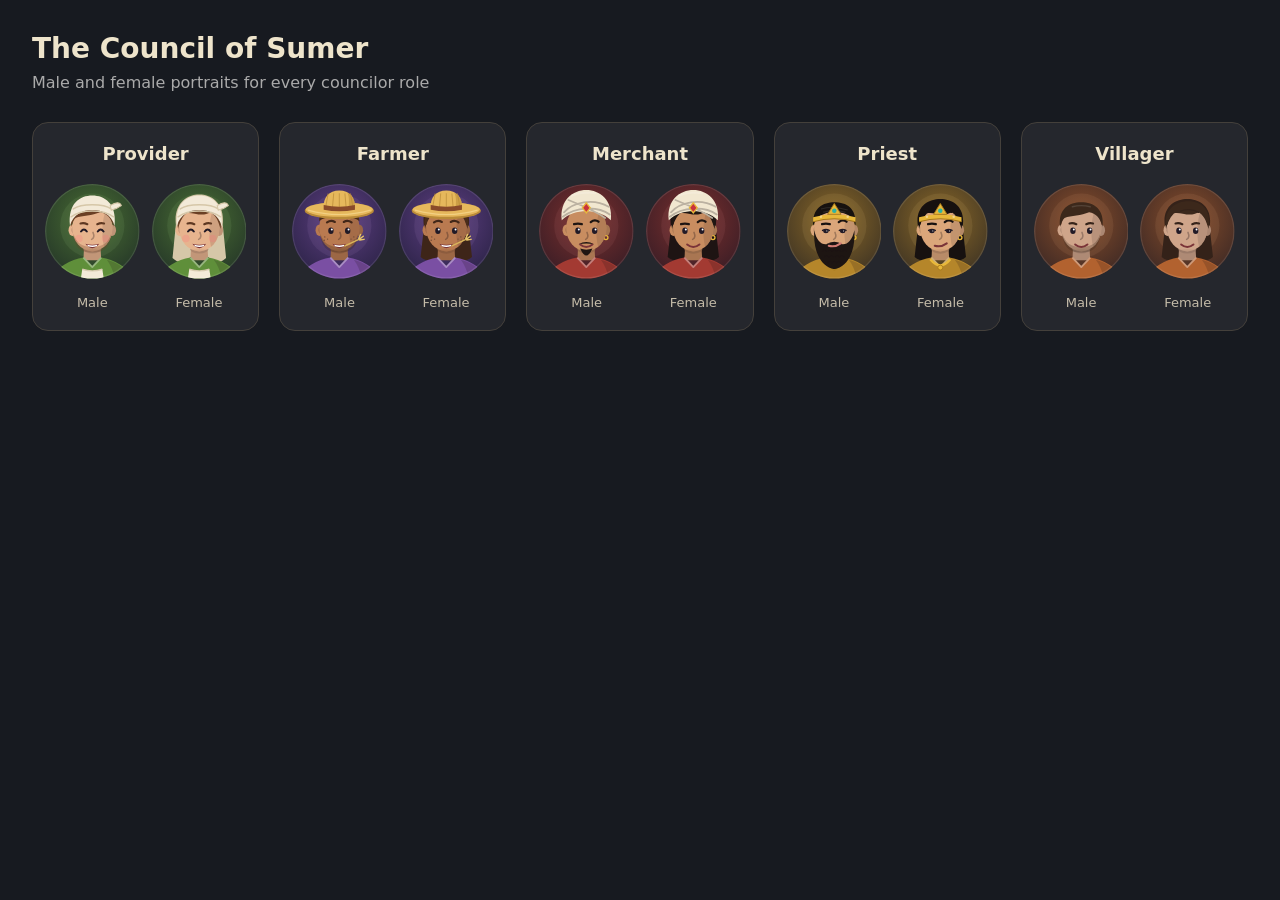
<file: docs/councilors/preview.html>
<!doctype html><meta charset="utf-8"><title>Councilor portrait variants</title><style>body{margin:0;background:#171a20;color:#eee4cb;font:16px system-ui;padding:32px}h1{margin:0 0 8px;font-size:28px}p{color:#aaa;margin:0 0 30px}.grid{display:grid;grid-template-columns:repeat(5,1fr);gap:20px}section{background:#25272d;border:1px solid #44403b;border-radius:16px;padding:20px 12px}h2{text-align:center;font-size:18px;margin:0 0 20px}.pair{display:flex;gap:12px}figure{margin:0;flex:1;min-width:0}.face{width:100%;height:auto}figcaption{text-align:center;font-size:13px;color:#c5bca9;margin-top:12px}</style><h1>The Council of Sumer</h1><p>Male and female portraits for every councilor role</p><div class="grid"><section><h2>Provider</h2><div class="pair"><figure><svg class="face" data-gender="male" viewBox="0 0 100 100" xmlns="http://www.w3.org/2000/svg" role="img" aria-label="provider"><title>provider</title>
<defs><clipPath id="fc1c"><circle cx="50" cy="50" r="50"/></clipPath><clipPath id="fc1h"><ellipse cx="50" cy="47" rx="18" ry="21"/></clipPath>
<radialGradient id="fc1g" cx="50%" cy="38%" r="70%"><stop offset="0" stop-color="#4a6f34"/><stop offset="1" stop-color="#233427"/></radialGradient></defs>
<g clip-path="url(#fc1c)"><rect width="100" height="100" fill="url(#fc1g)"/>
<circle cx="50" cy="44" r="34" fill="#8fb175" opacity=".12"/>
<g transform="matrix(1.18 0 0 1.18 -9 -9)"><path d="M43 58 L57 58 L58 76 L42 76 Z" fill="#c29678"/>
<ellipse cx="50" cy="66" rx="8" ry="4" fill="#a57f67" opacity=".7"/>
<path d="M10 104 C11 86 27 76 42 73.5 L50 82 L58 73.5 C73 76 89 86 90 104 Z" fill="#5f8f3a"/>
<path d="M63 75.5 C76 79 88 88 90 104 L72 104 C71 92 68 82 63 75.5 Z" fill="#49662e" opacity=".55"/>
<path d="M42 73.5 L50 82 L58 73.5" fill="none" stroke="#97b67f" stroke-width="1.6" stroke-linejoin="round"/>
<path d="M41 84 Q50 87 59 84 L62 104 L38 104 Z" fill="#f3ead8"/><path d="M41 84 Q50 87 59 84" fill="none" stroke="#d8cbb0" stroke-width="1.2"/>
<ellipse cx="32.3" cy="49" rx="3.6" ry="5.2" fill="#e7b48e"/><ellipse cx="67.7" cy="49" rx="3.6" ry="5.2" fill="#be9376"/>
<path d="M32.6 46.5 Q31 49 32.8 51.5" fill="none" stroke="#be9376" stroke-width="1.1" stroke-linecap="round"/>
<g><ellipse cx="50" cy="47" rx="18" ry="21" fill="#e7b48e"/>
<g clip-path="url(#fc1h)"><ellipse cx="69" cy="50" rx="10" ry="26" fill="#ba9073" opacity=".55"/>
<ellipse cx="50" cy="71" rx="16" ry="5" fill="#b48b70" opacity=".35"/>
</g></g><circle cx="38" cy="56.5" r="3.4" fill="#ff6b7a" opacity=".22"/><circle cx="62" cy="56.5" r="3.4" fill="#ff6b7a" opacity=".22"/><path d="M50.6 51 Q52.6 55.6 49.4 57.2" fill="none" stroke="#aa8369" stroke-width="1.4" stroke-linecap="round"/><path d="M33 52 C34 66 41 69 50 69 C59 69 66 66 67 52 C64 61 59 64 50 64 C41 64 36 61 33 52 Z" fill="#6a3f24" opacity=".28"/><g class="face-eyes" style="--blink-delay:1.50s"><path d="M39.9 50.2 Q42.5 46.6 45.1 50.2" fill="none" stroke="#221a26" stroke-width="1.8" stroke-linecap="round"/><path d="M54.9 50.2 Q57.5 46.6 60.1 50.2" fill="none" stroke="#221a26" stroke-width="1.8" stroke-linecap="round"/></g><path d="M39.5 43 Q42.5 42.2 45.5 43.6" fill="none" stroke="#5e3822" stroke-width="2" stroke-linecap="round"/><path d="M54.5 43.6 Q57.5 42.2 60.5 43" fill="none" stroke="#5e3822" stroke-width="2" stroke-linecap="round"/><g class="face-mouth"><path d="M43.8 61.2 Q50 69 56.2 61.2 Q50 63 43.8 61.2 Z" fill="#7a3438"/><path d="M45.5 62.1 Q50 63.4 54.5 62.1 L54 63.4 Q50 64.6 46 63.4 Z" fill="#fff"/></g>
<g class="face-mouth-open" opacity="0"><path d="M45 61.6 Q50 60.6 55 61.6 Q54.2 68.4 50 68.4 Q45.8 68.4 45 61.6 Z" fill="#3a1820"/><ellipse cx="50" cy="66.6" rx="3" ry="1.4" fill="#d9677a"/><path d="M46.2 62 Q50 61.4 53.8 62 L53.6 63 Q50 62.6 46.4 63 Z" fill="#fff"/></g>
<path d="M31 46 C29 30 39 24 50 24 C61 24 71 30 69 46 C67 38 63 34 57 33 C50 36 41 36 35 38 C33 40 32 43 31 46 Z" fill="#6a3f24"/><path d="M42 28 Q50 26 58 28" fill="none" stroke="#85624b" stroke-width="1.2" stroke-linecap="round" opacity=".7"/><path d="M30 45 C28 25 39 18 50 18 C61 18 72 25 70 45 C67 35 59 31 50 31 C41 31 33 35 30 45 Z" fill="#f3ead8"/>
<path d="M33 30 C40 25 60 25 67 30 M31 37 C40 30 60 30 69 37" fill="none" stroke="#d6c7a8" stroke-width="1.4" stroke-linecap="round"/>
<path d="M66 27 Q74 22 76 27 Q72 30 67 31 Z" fill="#f3ead8" stroke="#d6c7a8" stroke-width="1"/></g>
<circle cx="50" cy="50" r="49.3" fill="none" stroke="#fff" stroke-opacity=".1" stroke-width="1.4"/></g></svg><figcaption>Male</figcaption></figure><figure><svg class="face" data-gender="female" viewBox="0 0 100 100" xmlns="http://www.w3.org/2000/svg" role="img" aria-label="provider"><title>provider</title>
<defs><clipPath id="fc2c"><circle cx="50" cy="50" r="50"/></clipPath><clipPath id="fc2h"><ellipse cx="50" cy="47" rx="18" ry="21"/></clipPath>
<radialGradient id="fc2g" cx="50%" cy="38%" r="70%"><stop offset="0" stop-color="#4a6f34"/><stop offset="1" stop-color="#233427"/></radialGradient></defs>
<g clip-path="url(#fc2c)"><rect width="100" height="100" fill="url(#fc2g)"/>
<circle cx="50" cy="44" r="34" fill="#8fb175" opacity=".12"/>
<g transform="matrix(1.18 0 0 1.18 -9 -9)"><path d="M29 44 C27 25 39 17 50 17 C61 17 73 25 71 44 L74 74 C68 80 61 78 58 73 L42 73 C39 78 32 80 26 74 Z" fill="#d6c7a8"/><path d="M43 58 L57 58 L58 76 L42 76 Z" fill="#c29678"/>
<ellipse cx="50" cy="66" rx="8" ry="4" fill="#a57f67" opacity=".7"/>
<path d="M10 104 C11 86 27 76 42 73.5 L50 82 L58 73.5 C73 76 89 86 90 104 Z" fill="#5f8f3a"/>
<path d="M63 75.5 C76 79 88 88 90 104 L72 104 C71 92 68 82 63 75.5 Z" fill="#49662e" opacity=".55"/>
<path d="M42 73.5 L50 82 L58 73.5" fill="none" stroke="#97b67f" stroke-width="1.6" stroke-linejoin="round"/>
<path d="M41 84 Q50 87 59 84 L62 104 L38 104 Z" fill="#f3ead8"/><path d="M41 84 Q50 87 59 84" fill="none" stroke="#d8cbb0" stroke-width="1.2"/>
<ellipse cx="32.3" cy="49" rx="3.6" ry="5.2" fill="#e7b48e"/><ellipse cx="67.7" cy="49" rx="3.6" ry="5.2" fill="#be9376"/>
<path d="M32.6 46.5 Q31 49 32.8 51.5" fill="none" stroke="#be9376" stroke-width="1.1" stroke-linecap="round"/>
<g><ellipse cx="50" cy="47" rx="18" ry="21" fill="#e7b48e"/>
<g clip-path="url(#fc2h)"><ellipse cx="69" cy="50" rx="10" ry="26" fill="#ba9073" opacity=".55"/>
<ellipse cx="50" cy="71" rx="16" ry="5" fill="#b48b70" opacity=".35"/>
</g></g><circle cx="38" cy="56.5" r="3.4" fill="#ff6b7a" opacity=".22"/><circle cx="62" cy="56.5" r="3.4" fill="#ff6b7a" opacity=".22"/><path d="M50.6 51 Q52.6 55.6 49.4 57.2" fill="none" stroke="#aa8369" stroke-width="1.4" stroke-linecap="round"/><g class="face-eyes" style="--blink-delay:1.50s"><path d="M39.9 50.2 Q42.5 46.6 45.1 50.2" fill="none" stroke="#221a26" stroke-width="1.8" stroke-linecap="round"/><path d="M54.9 50.2 Q57.5 46.6 60.1 50.2" fill="none" stroke="#221a26" stroke-width="1.8" stroke-linecap="round"/></g><path d="M39.5 43 Q42.5 42.2 45.5 43.6" fill="none" stroke="#5e3822" stroke-width="2" stroke-linecap="round"/><path d="M54.5 43.6 Q57.5 42.2 60.5 43" fill="none" stroke="#5e3822" stroke-width="2" stroke-linecap="round"/><g class="face-mouth"><path d="M43.8 61.2 Q50 69 56.2 61.2 Q50 63 43.8 61.2 Z" fill="#7a3438"/><path d="M45.5 62.1 Q50 63.4 54.5 62.1 L54 63.4 Q50 64.6 46 63.4 Z" fill="#fff"/></g>
<g class="face-mouth-open" opacity="0"><path d="M45 61.6 Q50 60.6 55 61.6 Q54.2 68.4 50 68.4 Q45.8 68.4 45 61.6 Z" fill="#3a1820"/><ellipse cx="50" cy="66.6" rx="3" ry="1.4" fill="#d9677a"/><path d="M46.2 62 Q50 61.4 53.8 62 L53.6 63 Q50 62.6 46.4 63 Z" fill="#fff"/></g>
<path d="M31 48 C28 30 40 23 51 23 C63 23 72 31 69 48 C67 40 64 35 60 33 C52 38 43 32 38 34 C34 38 32 43 31 48 Z" fill="#6a3f24"/><path d="M60 33 C55 30 48 30 44 32" fill="none" stroke="#563320" stroke-width="1.2" stroke-linecap="round"/><path d="M30 45 C28 25 39 18 50 18 C61 18 72 25 70 45 C67 35 59 31 50 31 C41 31 33 35 30 45 Z" fill="#f3ead8"/>
<path d="M33 30 C40 25 60 25 67 30 M31 37 C40 30 60 30 69 37" fill="none" stroke="#d6c7a8" stroke-width="1.4" stroke-linecap="round"/>
<path d="M66 27 Q74 22 76 27 Q72 30 67 31 Z" fill="#f3ead8" stroke="#d6c7a8" stroke-width="1"/></g>
<circle cx="50" cy="50" r="49.3" fill="none" stroke="#fff" stroke-opacity=".1" stroke-width="1.4"/></g></svg><figcaption>Female</figcaption></figure></div></section><section><h2>Farmer</h2><div class="pair"><figure><svg class="face" data-gender="male" viewBox="0 0 100 100" xmlns="http://www.w3.org/2000/svg" role="img" aria-label="farmer"><title>farmer</title>
<defs><clipPath id="fc4c"><circle cx="50" cy="50" r="50"/></clipPath><clipPath id="fc4h"><ellipse cx="50" cy="47" rx="18" ry="21"/></clipPath>
<radialGradient id="fc4g" cx="50%" cy="38%" r="70%"><stop offset="0" stop-color="#5e3f82"/><stop offset="1" stop-color="#2a2245"/></radialGradient></defs>
<g clip-path="url(#fc4c)"><rect width="100" height="100" fill="url(#fc4g)"/>
<circle cx="50" cy="44" r="34" fill="#a284bf" opacity=".12"/>
<g transform="matrix(1.18 0 0 1.18 -9 -9)"><path d="M43 58 L57 58 L58 76 L42 76 Z" fill="#9c6745"/>
<ellipse cx="50" cy="66" rx="8" ry="4" fill="#86583d" opacity=".7"/>
<path d="M10 104 C11 86 27 76 42 73.5 L50 82 L58 73.5 C73 76 89 86 90 104 Z" fill="#7a4fa3"/>
<path d="M63 75.5 C76 79 88 88 90 104 L72 104 C71 92 68 82 63 75.5 Z" fill="#5b3b75" opacity=".55"/>
<path d="M42 73.5 L50 82 L58 73.5" fill="none" stroke="#a98dc3" stroke-width="1.6" stroke-linejoin="round"/>

<ellipse cx="32.3" cy="49" rx="3.6" ry="5.2" fill="#b97a50"/><ellipse cx="67.7" cy="49" rx="3.6" ry="5.2" fill="#996544"/>
<path d="M32.6 46.5 Q31 49 32.8 51.5" fill="none" stroke="#996544" stroke-width="1.1" stroke-linecap="round"/>
<g><ellipse cx="50" cy="47" rx="18" ry="21" fill="#b97a50"/>
<g clip-path="url(#fc4h)"><ellipse cx="69" cy="50" rx="10" ry="26" fill="#966243" opacity=".55"/>
<ellipse cx="50" cy="71" rx="16" ry="5" fill="#915f41" opacity=".35"/>
<ellipse cx="50" cy="31" rx="24" ry="7" fill="#714a35" opacity=".5"/></g></g><circle cx="37" cy="55" r=".65" fill="#714a35"/><circle cx="39.5" cy="57" r=".65" fill="#714a35"/><circle cx="36.5" cy="58" r=".65" fill="#714a35"/><circle cx="63" cy="55" r=".65" fill="#714a35"/><circle cx="60.5" cy="57" r=".65" fill="#714a35"/><circle cx="63.5" cy="58" r=".65" fill="#714a35"/><path d="M50.6 51 Q52.6 55.6 49.4 57.2" fill="none" stroke="#895a3e" stroke-width="1.4" stroke-linecap="round"/><path d="M33 52 C34 66 41 69 50 69 C59 69 66 66 67 52 C64 61 59 64 50 64 C41 64 36 61 33 52 Z" fill="#3a2416" opacity=".28"/><g class="face-eyes" style="--blink-delay:0.15s"><ellipse cx="42.5" cy="49.5" rx="2.4" ry="2.9" fill="#221a26"/><circle cx="43.3" cy="48.4" r=".9" fill="#fff"/><ellipse cx="57.5" cy="49.5" rx="2.4" ry="2.9" fill="#221a26"/><circle cx="58.3" cy="48.4" r=".9" fill="#fff"/></g><path d="M39 42 Q42.5 39.6 46 41.6" fill="none" stroke="#432819" stroke-width="2" stroke-linecap="round"/><path d="M54 41.6 Q57.5 39.6 61 42" fill="none" stroke="#432819" stroke-width="2" stroke-linecap="round"/><g class="face-mouth"><path d="M43.8 61.2 Q50 69 56.2 61.2 Q50 63 43.8 61.2 Z" fill="#7a3438"/><path d="M45.5 62.1 Q50 63.4 54.5 62.1 L54 63.4 Q50 64.6 46 63.4 Z" fill="#fff"/></g>
<g class="face-mouth-open" opacity="0"><path d="M45 61.6 Q50 60.6 55 61.6 Q54.2 68.4 50 68.4 Q45.8 68.4 45 61.6 Z" fill="#3a1820"/><ellipse cx="50" cy="66.6" rx="3" ry="1.4" fill="#d9677a"/><path d="M46.2 62 Q50 61.4 53.8 62 L53.6 63 Q50 62.6 46.4 63 Z" fill="#fff"/></g>
<path d="M32 41 C32 30 40 26 50 26 C60 26 68 30 68 41 C62 35 38 35 32 41 Z" fill="#4a2c1a"/><ellipse cx="50" cy="31.5" rx="31" ry="7.5" fill="#b98a38"/><ellipse cx="50" cy="30.5" rx="30" ry="6.5" fill="#e6b85c"/>
<path d="M36 31 C35 19 41 13.5 50 13.5 C59 13.5 65 19 64 31 Z" fill="#e6b85c"/><path d="M57 15 C62 18 65 23 64 31 L58 31 C59 24 59 19 57 15 Z" fill="#b98a38" opacity=".55"/><path d="M40 16 L37.5 30" stroke="#b98a38" stroke-width=".9" opacity=".7"/><path d="M45 16 L43.75 30" stroke="#b98a38" stroke-width=".9" opacity=".7"/><path d="M50 16 L50 30" stroke="#b98a38" stroke-width=".9" opacity=".7"/><path d="M55 16 L56.25 30" stroke="#b98a38" stroke-width=".9" opacity=".7"/><path d="M60 16 L62.5 30" stroke="#b98a38" stroke-width=".9" opacity=".7"/>
<path d="M36 26.5 Q50 29.5 64 26.5 L64 30.6 Q50 33.4 36 30.6 Z" fill="#8a4b2a"/>
<path d="M22 31 Q50 39 78 31" fill="none" stroke="#f6d68c" stroke-width="1" opacity=".8"/><path d="M55 63 L69 56.5" stroke="#d9b45a" stroke-width="1.3" stroke-linecap="round"/><path d="M68 57 l3.5 -2.6 M68.4 57.8 l3.8 -.6 M67.4 56.4 l1.6 -3.6" stroke="#e6c46a" stroke-width="1.3" stroke-linecap="round"/></g>
<circle cx="50" cy="50" r="49.3" fill="none" stroke="#fff" stroke-opacity=".1" stroke-width="1.4"/></g></svg><figcaption>Male</figcaption></figure><figure><svg class="face" data-gender="female" viewBox="0 0 100 100" xmlns="http://www.w3.org/2000/svg" role="img" aria-label="farmer"><title>farmer</title>
<defs><clipPath id="fc5c"><circle cx="50" cy="50" r="50"/></clipPath><clipPath id="fc5h"><ellipse cx="50" cy="47" rx="18" ry="21"/></clipPath>
<radialGradient id="fc5g" cx="50%" cy="38%" r="70%"><stop offset="0" stop-color="#5e3f82"/><stop offset="1" stop-color="#2a2245"/></radialGradient></defs>
<g clip-path="url(#fc5c)"><rect width="100" height="100" fill="url(#fc5g)"/>
<circle cx="50" cy="44" r="34" fill="#a284bf" opacity=".12"/>
<g transform="matrix(1.18 0 0 1.18 -9 -9)"><path d="M30 46 C27 28 39 21 50 21 C61 21 73 28 70 46 L73 73 C67 78 60 77 57 72 L43 72 C40 77 33 78 27 73 Z" fill="#3e2519"/><path d="M43 58 L57 58 L58 76 L42 76 Z" fill="#9c6745"/>
<ellipse cx="50" cy="66" rx="8" ry="4" fill="#86583d" opacity=".7"/>
<path d="M10 104 C11 86 27 76 42 73.5 L50 82 L58 73.5 C73 76 89 86 90 104 Z" fill="#7a4fa3"/>
<path d="M63 75.5 C76 79 88 88 90 104 L72 104 C71 92 68 82 63 75.5 Z" fill="#5b3b75" opacity=".55"/>
<path d="M42 73.5 L50 82 L58 73.5" fill="none" stroke="#a98dc3" stroke-width="1.6" stroke-linejoin="round"/>

<ellipse cx="32.3" cy="49" rx="3.6" ry="5.2" fill="#b97a50"/><ellipse cx="67.7" cy="49" rx="3.6" ry="5.2" fill="#996544"/>
<path d="M32.6 46.5 Q31 49 32.8 51.5" fill="none" stroke="#996544" stroke-width="1.1" stroke-linecap="round"/>
<g><ellipse cx="50" cy="47" rx="18" ry="21" fill="#b97a50"/>
<g clip-path="url(#fc5h)"><ellipse cx="69" cy="50" rx="10" ry="26" fill="#966243" opacity=".55"/>
<ellipse cx="50" cy="71" rx="16" ry="5" fill="#915f41" opacity=".35"/>
<ellipse cx="50" cy="31" rx="24" ry="7" fill="#714a35" opacity=".5"/></g></g><circle cx="37" cy="55" r=".65" fill="#714a35"/><circle cx="39.5" cy="57" r=".65" fill="#714a35"/><circle cx="36.5" cy="58" r=".65" fill="#714a35"/><circle cx="63" cy="55" r=".65" fill="#714a35"/><circle cx="60.5" cy="57" r=".65" fill="#714a35"/><circle cx="63.5" cy="58" r=".65" fill="#714a35"/><path d="M50.6 51 Q52.6 55.6 49.4 57.2" fill="none" stroke="#895a3e" stroke-width="1.4" stroke-linecap="round"/><g class="face-eyes" style="--blink-delay:0.15s"><ellipse cx="42.5" cy="49.5" rx="2.4" ry="2.9" fill="#221a26"/><circle cx="43.3" cy="48.4" r=".9" fill="#fff"/><ellipse cx="57.5" cy="49.5" rx="2.4" ry="2.9" fill="#221a26"/><circle cx="58.3" cy="48.4" r=".9" fill="#fff"/></g><path d="M39 42 Q42.5 39.6 46 41.6" fill="none" stroke="#432819" stroke-width="2" stroke-linecap="round"/><path d="M54 41.6 Q57.5 39.6 61 42" fill="none" stroke="#432819" stroke-width="2" stroke-linecap="round"/><g class="face-mouth"><path d="M43.8 61.2 Q50 69 56.2 61.2 Q50 63 43.8 61.2 Z" fill="#7a3438"/><path d="M45.5 62.1 Q50 63.4 54.5 62.1 L54 63.4 Q50 64.6 46 63.4 Z" fill="#fff"/></g>
<g class="face-mouth-open" opacity="0"><path d="M45 61.6 Q50 60.6 55 61.6 Q54.2 68.4 50 68.4 Q45.8 68.4 45 61.6 Z" fill="#3a1820"/><ellipse cx="50" cy="66.6" rx="3" ry="1.4" fill="#d9677a"/><path d="M46.2 62 Q50 61.4 53.8 62 L53.6 63 Q50 62.6 46.4 63 Z" fill="#fff"/></g>
<path d="M31 48 C28 30 40 23 51 23 C63 23 72 31 69 48 C67 40 64 35 60 33 C52 38 43 32 38 34 C34 38 32 43 31 48 Z" fill="#4a2c1a"/><path d="M60 33 C55 30 48 30 44 32" fill="none" stroke="#3e2519" stroke-width="1.2" stroke-linecap="round"/><ellipse cx="50" cy="31.5" rx="31" ry="7.5" fill="#b98a38"/><ellipse cx="50" cy="30.5" rx="30" ry="6.5" fill="#e6b85c"/>
<path d="M36 31 C35 19 41 13.5 50 13.5 C59 13.5 65 19 64 31 Z" fill="#e6b85c"/><path d="M57 15 C62 18 65 23 64 31 L58 31 C59 24 59 19 57 15 Z" fill="#b98a38" opacity=".55"/><path d="M40 16 L37.5 30" stroke="#b98a38" stroke-width=".9" opacity=".7"/><path d="M45 16 L43.75 30" stroke="#b98a38" stroke-width=".9" opacity=".7"/><path d="M50 16 L50 30" stroke="#b98a38" stroke-width=".9" opacity=".7"/><path d="M55 16 L56.25 30" stroke="#b98a38" stroke-width=".9" opacity=".7"/><path d="M60 16 L62.5 30" stroke="#b98a38" stroke-width=".9" opacity=".7"/>
<path d="M36 26.5 Q50 29.5 64 26.5 L64 30.6 Q50 33.4 36 30.6 Z" fill="#8a4b2a"/>
<path d="M22 31 Q50 39 78 31" fill="none" stroke="#f6d68c" stroke-width="1" opacity=".8"/><path d="M55 63 L69 56.5" stroke="#d9b45a" stroke-width="1.3" stroke-linecap="round"/><path d="M68 57 l3.5 -2.6 M68.4 57.8 l3.8 -.6 M67.4 56.4 l1.6 -3.6" stroke="#e6c46a" stroke-width="1.3" stroke-linecap="round"/></g>
<circle cx="50" cy="50" r="49.3" fill="none" stroke="#fff" stroke-opacity=".1" stroke-width="1.4"/></g></svg><figcaption>Female</figcaption></figure></div></section><section><h2>Merchant</h2><div class="pair"><figure><svg class="face" data-gender="male" viewBox="0 0 100 100" xmlns="http://www.w3.org/2000/svg" role="img" aria-label="merchant"><title>merchant</title>
<defs><clipPath id="fc7c"><circle cx="50" cy="50" r="50"/></clipPath><clipPath id="fc7h"><ellipse cx="50" cy="47" rx="18" ry="21"/></clipPath>
<radialGradient id="fc7g" cx="50%" cy="38%" r="70%"><stop offset="0" stop-color="#7d302e"/><stop offset="1" stop-color="#361c25"/></radialGradient></defs>
<g clip-path="url(#fc7c)"><rect width="100" height="100" fill="url(#fc7g)"/>
<circle cx="50" cy="44" r="34" fill="#bf7570" opacity=".12"/>
<g transform="matrix(1.18 0 0 1.18 -9 -9)"><path d="M43 58 L57 58 L58 76 L42 76 Z" fill="#a97652"/>
<ellipse cx="50" cy="66" rx="8" ry="4" fill="#906548" opacity=".7"/>
<path d="M10 104 C11 86 27 76 42 73.5 L50 82 L58 73.5 C73 76 89 86 90 104 Z" fill="#a33a32"/>
<path d="M63 75.5 C76 79 88 88 90 104 L72 104 C71 92 68 82 63 75.5 Z" fill="#772c28" opacity=".55"/>
<path d="M42 73.5 L50 82 L58 73.5" fill="none" stroke="#c37f7a" stroke-width="1.6" stroke-linejoin="round"/>

<ellipse cx="32.3" cy="49" rx="3.6" ry="5.2" fill="#c88d60"/><ellipse cx="67.7" cy="49" rx="3.6" ry="5.2" fill="#a57451"/>
<path d="M32.6 46.5 Q31 49 32.8 51.5" fill="none" stroke="#a57451" stroke-width="1.1" stroke-linecap="round"/>
<circle cx="67.6" cy="55.6" r="1.8" fill="none" stroke="#e8b83a" stroke-width="1.2"/><g><ellipse cx="50" cy="47" rx="18" ry="21" fill="#c88d60"/>
<g clip-path="url(#fc7h)"><ellipse cx="69" cy="50" rx="10" ry="26" fill="#a2714f" opacity=".55"/>
<ellipse cx="50" cy="71" rx="16" ry="5" fill="#9d6e4d" opacity=".35"/>
</g></g><path d="M50.6 51 Q52.6 55.6 49.4 57.2" fill="none" stroke="#946749" stroke-width="1.4" stroke-linecap="round"/><path d="M44.5 65.5 Q50 78 55.5 65.5 Q50 67.5 44.5 65.5 Z" fill="#1f1612"/><path d="M43 61.5 Q50 57.5 57 61.5 Q50 60.5 43 61.5 Z" fill="#1f1612"/><g class="face-eyes" style="--blink-delay:0.53s"><ellipse cx="42.5" cy="49.5" rx="2.4" ry="2.9" fill="#221a26"/><circle cx="43.3" cy="48.4" r=".9" fill="#fff"/><ellipse cx="57.5" cy="49.5" rx="2.4" ry="2.9" fill="#221a26"/><circle cx="58.3" cy="48.4" r=".9" fill="#fff"/></g><path d="M39 43.6 Q42.5 42.6 46 43.6" fill="none" stroke="#1e1512" stroke-width="2" stroke-linecap="round"/><path d="M54 41.8 Q57.5 38.8 61 41.4" fill="none" stroke="#1e1512" stroke-width="2" stroke-linecap="round"/><g class="face-mouth"><path d="M44.5 61.8 Q50 66.2 55.5 61.8" fill="none" stroke="#7a3438" stroke-width="1.8" stroke-linecap="round"/></g>
<g class="face-mouth-open" opacity="0"><path d="M45 61.6 Q50 60.6 55 61.6 Q54.2 68.4 50 68.4 Q45.8 68.4 45 61.6 Z" fill="#3a1820"/><ellipse cx="50" cy="66.6" rx="3" ry="1.4" fill="#d9677a"/><path d="M46.2 62 Q50 61.4 53.8 62 L53.6 63 Q50 62.6 46.4 63 Z" fill="#fff"/></g>
<path d="M28 40 C26 22 38 13 50 13 C62 13 74 22 72 40 C66 34 58 32 50 32 C42 32 34 34 28 40 Z" fill="#f1e7d0"/>
<path d="M30 33 C38 24 56 20 70 28 M29 37 C40 28 60 27 71 35 M34 22 C44 26 58 32 67 38" fill="none" stroke="#bbb1a1" stroke-width="1.6" stroke-linecap="round"/>
<path d="M37 18 C44 15 52 15 58 16" fill="none" stroke="#f5eddc" stroke-width="1.6" stroke-linecap="round" opacity=".8"/>
<path d="M50 24.5 L53.5 29 L50 33.5 L46.5 29 Z" fill="#c8323c" stroke="#e8b83a" stroke-width="1.2"/></g>
<circle cx="50" cy="50" r="49.3" fill="none" stroke="#fff" stroke-opacity=".1" stroke-width="1.4"/></g></svg><figcaption>Male</figcaption></figure><figure><svg class="face" data-gender="female" viewBox="0 0 100 100" xmlns="http://www.w3.org/2000/svg" role="img" aria-label="merchant"><title>merchant</title>
<defs><clipPath id="fc8c"><circle cx="50" cy="50" r="50"/></clipPath><clipPath id="fc8h"><ellipse cx="50" cy="47" rx="18" ry="21"/></clipPath>
<radialGradient id="fc8g" cx="50%" cy="38%" r="70%"><stop offset="0" stop-color="#7d302e"/><stop offset="1" stop-color="#361c25"/></radialGradient></defs>
<g clip-path="url(#fc8c)"><rect width="100" height="100" fill="url(#fc8g)"/>
<circle cx="50" cy="44" r="34" fill="#bf7570" opacity=".12"/>
<g transform="matrix(1.18 0 0 1.18 -9 -9)"><path d="M30 46 C27 28 39 21 50 21 C61 21 73 28 70 46 L73 73 C67 78 60 77 57 72 L43 72 C40 77 33 78 27 73 Z" fill="#1e1413"/><path d="M43 58 L57 58 L58 76 L42 76 Z" fill="#a97652"/>
<ellipse cx="50" cy="66" rx="8" ry="4" fill="#906548" opacity=".7"/>
<path d="M10 104 C11 86 27 76 42 73.5 L50 82 L58 73.5 C73 76 89 86 90 104 Z" fill="#a33a32"/>
<path d="M63 75.5 C76 79 88 88 90 104 L72 104 C71 92 68 82 63 75.5 Z" fill="#772c28" opacity=".55"/>
<path d="M42 73.5 L50 82 L58 73.5" fill="none" stroke="#c37f7a" stroke-width="1.6" stroke-linejoin="round"/>

<ellipse cx="32.3" cy="49" rx="3.6" ry="5.2" fill="#c88d60"/><ellipse cx="67.7" cy="49" rx="3.6" ry="5.2" fill="#a57451"/>
<path d="M32.6 46.5 Q31 49 32.8 51.5" fill="none" stroke="#a57451" stroke-width="1.1" stroke-linecap="round"/>
<circle cx="67.6" cy="55.6" r="1.8" fill="none" stroke="#e8b83a" stroke-width="1.2"/><g><ellipse cx="50" cy="47" rx="18" ry="21" fill="#c88d60"/>
<g clip-path="url(#fc8h)"><ellipse cx="69" cy="50" rx="10" ry="26" fill="#a2714f" opacity=".55"/>
<ellipse cx="50" cy="71" rx="16" ry="5" fill="#9d6e4d" opacity=".35"/>
</g></g><path d="M50.6 51 Q52.6 55.6 49.4 57.2" fill="none" stroke="#946749" stroke-width="1.4" stroke-linecap="round"/><g class="face-eyes" style="--blink-delay:0.53s"><ellipse cx="42.5" cy="49.5" rx="2.4" ry="2.9" fill="#221a26"/><circle cx="43.3" cy="48.4" r=".9" fill="#fff"/><ellipse cx="57.5" cy="49.5" rx="2.4" ry="2.9" fill="#221a26"/><circle cx="58.3" cy="48.4" r=".9" fill="#fff"/></g><path d="M39 43.6 Q42.5 42.6 46 43.6" fill="none" stroke="#1e1512" stroke-width="2" stroke-linecap="round"/><path d="M54 41.8 Q57.5 38.8 61 41.4" fill="none" stroke="#1e1512" stroke-width="2" stroke-linecap="round"/><g class="face-mouth"><path d="M44.5 61.8 Q50 66.2 55.5 61.8" fill="none" stroke="#7a3438" stroke-width="1.8" stroke-linecap="round"/></g>
<g class="face-mouth-open" opacity="0"><path d="M45 61.6 Q50 60.6 55 61.6 Q54.2 68.4 50 68.4 Q45.8 68.4 45 61.6 Z" fill="#3a1820"/><ellipse cx="50" cy="66.6" rx="3" ry="1.4" fill="#d9677a"/><path d="M46.2 62 Q50 61.4 53.8 62 L53.6 63 Q50 62.6 46.4 63 Z" fill="#fff"/></g>
<path d="M31 48 C28 30 40 23 51 23 C63 23 72 31 69 48 C67 40 64 35 60 33 C52 38 43 32 38 34 C34 38 32 43 31 48 Z" fill="#1f1612"/><path d="M60 33 C55 30 48 30 44 32" fill="none" stroke="#1e1413" stroke-width="1.2" stroke-linecap="round"/><path d="M28 40 C26 22 38 13 50 13 C62 13 74 22 72 40 C66 34 58 32 50 32 C42 32 34 34 28 40 Z" fill="#f1e7d0"/>
<path d="M30 33 C38 24 56 20 70 28 M29 37 C40 28 60 27 71 35 M34 22 C44 26 58 32 67 38" fill="none" stroke="#bbb1a1" stroke-width="1.6" stroke-linecap="round"/>
<path d="M37 18 C44 15 52 15 58 16" fill="none" stroke="#f5eddc" stroke-width="1.6" stroke-linecap="round" opacity=".8"/>
<path d="M50 24.5 L53.5 29 L50 33.5 L46.5 29 Z" fill="#c8323c" stroke="#e8b83a" stroke-width="1.2"/></g>
<circle cx="50" cy="50" r="49.3" fill="none" stroke="#fff" stroke-opacity=".1" stroke-width="1.4"/></g></svg><figcaption>Female</figcaption></figure></div></section><section><h2>Priest</h2><div class="pair"><figure><svg class="face" data-gender="male" viewBox="0 0 100 100" xmlns="http://www.w3.org/2000/svg" role="img" aria-label="priest"><title>priest</title>
<defs><clipPath id="fc10c"><circle cx="50" cy="50" r="50"/></clipPath><clipPath id="fc10h"><ellipse cx="50" cy="47" rx="18" ry="21"/></clipPath>
<radialGradient id="fc10g" cx="50%" cy="38%" r="70%"><stop offset="0" stop-color="#8b6928"/><stop offset="1" stop-color="#3b3123"/></radialGradient></defs>
<g clip-path="url(#fc10c)"><rect width="100" height="100" fill="url(#fc10g)"/>
<circle cx="50" cy="44" r="34" fill="#cbaa6a" opacity=".12"/>
<g transform="matrix(1.18 0 0 1.18 -9 -9)"><path d="M43 58 L57 58 L58 76 L42 76 Z" fill="#b88b68"/>
<ellipse cx="50" cy="66" rx="8" ry="4" fill="#9d7659" opacity=".7"/>
<path d="M10 104 C11 86 27 76 42 73.5 L50 82 L58 73.5 C73 76 89 86 90 104 Z" fill="#b5862a"/>
<path d="M63 75.5 C76 79 88 88 90 104 L72 104 C71 92 68 82 63 75.5 Z" fill="#836023" opacity=".55"/>
<path d="M42 73.5 L50 82 L58 73.5" fill="none" stroke="#cfb075" stroke-width="1.6" stroke-linejoin="round"/>

<path d="M41 75 Q50 86 59 75" fill="none" stroke="#e8b83a" stroke-width="2"/><circle cx="50" cy="82.5" r="2.2" fill="#e8b83a" stroke="#a87a1c" stroke-width=".8"/><ellipse cx="32.3" cy="49" rx="3.6" ry="5.2" fill="#dba67a"/><ellipse cx="67.7" cy="49" rx="3.6" ry="5.2" fill="#b48866"/>
<path d="M32.6 46.5 Q31 49 32.8 51.5" fill="none" stroke="#b48866" stroke-width="1.1" stroke-linecap="round"/>
<circle cx="67.6" cy="55.6" r="1.8" fill="none" stroke="#e8b83a" stroke-width="1.2"/><g><ellipse cx="50" cy="47" rx="18" ry="21" fill="#dba67a"/>
<g clip-path="url(#fc10h)"><ellipse cx="69" cy="50" rx="10" ry="26" fill="#b18564" opacity=".55"/>
<ellipse cx="50" cy="71" rx="16" ry="5" fill="#ab8061" opacity=".35"/>
</g></g><path d="M50.6 51 Q52.6 55.6 49.4 57.2" fill="none" stroke="#a1795b" stroke-width="1.4" stroke-linecap="round"/><path d="M32 49 C31 68 38 82 50 84 C62 82 69 68 68 49 C66 58 62 62 57 61.5 Q50 58.5 43 61.5 C38 62 34 58 32 49 Z" fill="#1d1512"/><path d="M39.2 68 q1.8 -2.4 3.6 0" fill="none" stroke="#1c1313" stroke-width="1" stroke-linecap="round"/><path d="M44.2 68 q1.8 -2.4 3.6 0" fill="none" stroke="#1c1313" stroke-width="1" stroke-linecap="round"/><path d="M48.2 68 q1.8 -2.4 3.6 0" fill="none" stroke="#1c1313" stroke-width="1" stroke-linecap="round"/><path d="M52.2 68 q1.8 -2.4 3.6 0" fill="none" stroke="#1c1313" stroke-width="1" stroke-linecap="round"/><path d="M57.2 68 q1.8 -2.4 3.6 0" fill="none" stroke="#1c1313" stroke-width="1" stroke-linecap="round"/><path d="M41.2 73 q1.8 -2.4 3.6 0" fill="none" stroke="#1c1313" stroke-width="1" stroke-linecap="round"/><path d="M45.7 73 q1.8 -2.4 3.6 0" fill="none" stroke="#1c1313" stroke-width="1" stroke-linecap="round"/><path d="M50.7 73 q1.8 -2.4 3.6 0" fill="none" stroke="#1c1313" stroke-width="1" stroke-linecap="round"/><path d="M55.2 73 q1.8 -2.4 3.6 0" fill="none" stroke="#1c1313" stroke-width="1" stroke-linecap="round"/><path d="M44.2 78 q1.8 -2.4 3.6 0" fill="none" stroke="#1c1313" stroke-width="1" stroke-linecap="round"/><path d="M48.2 78 q1.8 -2.4 3.6 0" fill="none" stroke="#1c1313" stroke-width="1" stroke-linecap="round"/><path d="M52.2 78 q1.8 -2.4 3.6 0" fill="none" stroke="#1c1313" stroke-width="1" stroke-linecap="round"/>
<path d="M42.5 61.5 Q50 57 57.5 61.5 Q50 60 42.5 61.5 Z" fill="#1c1313"/><g class="face-eyes" style="--blink-delay:2.87s"><ellipse cx="42.5" cy="50" rx="2.5" ry="1.7" fill="#221a26"/><circle cx="43.3" cy="49.6" r=".6" fill="#fff"/><path d="M39.5 49.2 Q42.5 47.6 45.5 49.2" fill="none" stroke="#221a26" stroke-width="1.3" stroke-linecap="round"/><ellipse cx="57.5" cy="50" rx="2.5" ry="1.7" fill="#221a26"/><circle cx="58.3" cy="49.6" r=".6" fill="#fff"/><path d="M54.5 49.2 Q57.5 47.6 60.5 49.2" fill="none" stroke="#221a26" stroke-width="1.3" stroke-linecap="round"/></g><path d="M39 43.6 Q42.5 42.6 46 43.6" fill="none" stroke="#171110" stroke-width="2" stroke-linecap="round"/><path d="M54 41.8 Q57.5 38.8 61 41.4" fill="none" stroke="#171110" stroke-width="2" stroke-linecap="round"/><g class="face-mouth"><path d="M45 63 Q50.5 64.6 55.8 60.8" fill="none" stroke="#d27c74" stroke-width="1.8" stroke-linecap="round"/></g>
<g class="face-mouth-open" opacity="0"><path d="M45 61.6 Q50 60.6 55 61.6 Q54.2 68.4 50 68.4 Q45.8 68.4 45 61.6 Z" fill="#3a1820"/><ellipse cx="50" cy="66.6" rx="3" ry="1.4" fill="#d9677a"/><path d="M46.2 62 Q50 61.4 53.8 62 L53.6 63 Q50 62.6 46.4 63 Z" fill="#fff"/></g>
<path d="M31 45 C30 29 40 24 50 24 C61 24 70 29 69 45 C67 37 62 33 50 33 C40 33 34 37 31 45 Z" fill="#16110f"/><path d="M38 30 Q50 27 62 31 M40 33 Q50 30 60 33" fill="none" stroke="#403c3a" stroke-width="1" opacity=".55"/><path d="M31 37.5 Q50 32 69 37.5 L69 41.5 Q50 36 31 41.5 Z" fill="#e8b83a"/><path d="M31 41.5 Q50 36 69 41.5" fill="none" stroke="#a87a1c" stroke-width="1"/>
<path d="M44 34.8 L50 25 L56 34.8 Z" fill="#e8b83a" stroke="#a87a1c" stroke-width=".8" stroke-linejoin="round"/><circle cx="50" cy="31.5" r="2" fill="#2fb3a3"/><circle cx="38" cy="37" r="1.1" fill="#fff6" /><circle cx="62" cy="37" r="1.1" fill="#fff6"/></g>
<circle cx="50" cy="50" r="49.3" fill="none" stroke="#fff" stroke-opacity=".1" stroke-width="1.4"/></g></svg><figcaption>Male</figcaption></figure><figure><svg class="face" data-gender="female" viewBox="0 0 100 100" xmlns="http://www.w3.org/2000/svg" role="img" aria-label="priest"><title>priest</title>
<defs><clipPath id="fc11c"><circle cx="50" cy="50" r="50"/></clipPath><clipPath id="fc11h"><ellipse cx="50" cy="47" rx="18" ry="21"/></clipPath>
<radialGradient id="fc11g" cx="50%" cy="38%" r="70%"><stop offset="0" stop-color="#8b6928"/><stop offset="1" stop-color="#3b3123"/></radialGradient></defs>
<g clip-path="url(#fc11c)"><rect width="100" height="100" fill="url(#fc11g)"/>
<circle cx="50" cy="44" r="34" fill="#cbaa6a" opacity=".12"/>
<g transform="matrix(1.18 0 0 1.18 -9 -9)"><path d="M30 46 C27 28 39 21 50 21 C61 21 73 28 70 46 L73 73 C67 78 60 77 57 72 L43 72 C40 77 33 78 27 73 Z" fill="#171110"/><path d="M43 58 L57 58 L58 76 L42 76 Z" fill="#b88b68"/>
<ellipse cx="50" cy="66" rx="8" ry="4" fill="#9d7659" opacity=".7"/>
<path d="M10 104 C11 86 27 76 42 73.5 L50 82 L58 73.5 C73 76 89 86 90 104 Z" fill="#b5862a"/>
<path d="M63 75.5 C76 79 88 88 90 104 L72 104 C71 92 68 82 63 75.5 Z" fill="#836023" opacity=".55"/>
<path d="M42 73.5 L50 82 L58 73.5" fill="none" stroke="#cfb075" stroke-width="1.6" stroke-linejoin="round"/>

<path d="M41 75 Q50 86 59 75" fill="none" stroke="#e8b83a" stroke-width="2"/><circle cx="50" cy="82.5" r="2.2" fill="#e8b83a" stroke="#a87a1c" stroke-width=".8"/><ellipse cx="32.3" cy="49" rx="3.6" ry="5.2" fill="#dba67a"/><ellipse cx="67.7" cy="49" rx="3.6" ry="5.2" fill="#b48866"/>
<path d="M32.6 46.5 Q31 49 32.8 51.5" fill="none" stroke="#b48866" stroke-width="1.1" stroke-linecap="round"/>
<circle cx="67.6" cy="55.6" r="1.8" fill="none" stroke="#e8b83a" stroke-width="1.2"/><g><ellipse cx="50" cy="47" rx="18" ry="21" fill="#dba67a"/>
<g clip-path="url(#fc11h)"><ellipse cx="69" cy="50" rx="10" ry="26" fill="#b18564" opacity=".55"/>
<ellipse cx="50" cy="71" rx="16" ry="5" fill="#ab8061" opacity=".35"/>
</g></g><path d="M50.6 51 Q52.6 55.6 49.4 57.2" fill="none" stroke="#a1795b" stroke-width="1.4" stroke-linecap="round"/><g class="face-eyes" style="--blink-delay:2.87s"><ellipse cx="42.5" cy="50" rx="2.5" ry="1.7" fill="#221a26"/><circle cx="43.3" cy="49.6" r=".6" fill="#fff"/><path d="M39.5 49.2 Q42.5 47.6 45.5 49.2" fill="none" stroke="#221a26" stroke-width="1.3" stroke-linecap="round"/><ellipse cx="57.5" cy="50" rx="2.5" ry="1.7" fill="#221a26"/><circle cx="58.3" cy="49.6" r=".6" fill="#fff"/><path d="M54.5 49.2 Q57.5 47.6 60.5 49.2" fill="none" stroke="#221a26" stroke-width="1.3" stroke-linecap="round"/></g><path d="M39 43.6 Q42.5 42.6 46 43.6" fill="none" stroke="#171110" stroke-width="2" stroke-linecap="round"/><path d="M54 41.8 Q57.5 38.8 61 41.4" fill="none" stroke="#171110" stroke-width="2" stroke-linecap="round"/><g class="face-mouth"><path d="M45 63 Q50.5 64.6 55.8 60.8" fill="none" stroke="#7a3438" stroke-width="1.8" stroke-linecap="round"/></g>
<g class="face-mouth-open" opacity="0"><path d="M45 61.6 Q50 60.6 55 61.6 Q54.2 68.4 50 68.4 Q45.8 68.4 45 61.6 Z" fill="#3a1820"/><ellipse cx="50" cy="66.6" rx="3" ry="1.4" fill="#d9677a"/><path d="M46.2 62 Q50 61.4 53.8 62 L53.6 63 Q50 62.6 46.4 63 Z" fill="#fff"/></g>
<path d="M31 48 C28 30 40 23 51 23 C63 23 72 31 69 48 C67 40 64 35 60 33 C52 38 43 32 38 34 C34 38 32 43 31 48 Z" fill="#16110f"/><path d="M60 33 C55 30 48 30 44 32" fill="none" stroke="#171110" stroke-width="1.2" stroke-linecap="round"/><path d="M31 37.5 Q50 32 69 37.5 L69 41.5 Q50 36 31 41.5 Z" fill="#e8b83a"/><path d="M31 41.5 Q50 36 69 41.5" fill="none" stroke="#a87a1c" stroke-width="1"/>
<path d="M44 34.8 L50 25 L56 34.8 Z" fill="#e8b83a" stroke="#a87a1c" stroke-width=".8" stroke-linejoin="round"/><circle cx="50" cy="31.5" r="2" fill="#2fb3a3"/><circle cx="38" cy="37" r="1.1" fill="#fff6" /><circle cx="62" cy="37" r="1.1" fill="#fff6"/></g>
<circle cx="50" cy="50" r="49.3" fill="none" stroke="#fff" stroke-opacity=".1" stroke-width="1.4"/></g></svg><figcaption>Female</figcaption></figure></div></section><section><h2>Villager</h2><div class="pair"><figure><svg class="face" data-gender="male" viewBox="0 0 100 100" xmlns="http://www.w3.org/2000/svg" role="img" aria-label="villager"><title>villager</title>
<defs><clipPath id="fc13c"><circle cx="50" cy="50" r="50"/></clipPath><clipPath id="fc13h"><ellipse cx="50" cy="47" rx="18" ry="21"/></clipPath>
<radialGradient id="fc13g" cx="50%" cy="38%" r="70%"><stop offset="0" stop-color="#884e2b"/><stop offset="1" stop-color="#3a2724"/></radialGradient></defs>
<g clip-path="url(#fc13c)"><rect width="100" height="100" fill="url(#fc13g)"/>
<circle cx="50" cy="44" r="34" fill="#c9916d" opacity=".12"/>
<g transform="matrix(1.18 0 0 1.18 -9 -9)"><path d="M43 58 L57 58 L58 76 L42 76 Z" fill="#ae8a75"/>
<ellipse cx="50" cy="66" rx="8" ry="4" fill="#957564" opacity=".7"/>
<path d="M10 104 C11 86 27 76 42 73.5 L50 82 L58 73.5 C73 76 89 86 90 104 Z" fill="#b2622f"/>
<path d="M63 75.5 C76 79 88 88 90 104 L72 104 C71 92 68 82 63 75.5 Z" fill="#814726" opacity=".55"/>
<path d="M42 73.5 L50 82 L58 73.5" fill="none" stroke="#cd9978" stroke-width="1.6" stroke-linejoin="round"/>

<ellipse cx="32.3" cy="49" rx="3.6" ry="5.2" fill="#cfa58a"/><ellipse cx="67.7" cy="49" rx="3.6" ry="5.2" fill="#ab8772"/>
<path d="M32.6 46.5 Q31 49 32.8 51.5" fill="none" stroke="#ab8772" stroke-width="1.1" stroke-linecap="round"/>
<g><ellipse cx="50" cy="47" rx="18" ry="21" fill="#cfa58a"/>
<g clip-path="url(#fc13h)"><ellipse cx="69" cy="50" rx="10" ry="26" fill="#a78470" opacity=".55"/>
<ellipse cx="50" cy="71" rx="16" ry="5" fill="#a2806d" opacity=".35"/>
</g></g><path d="M50.6 51 Q52.6 55.6 49.4 57.2" fill="none" stroke="#997867" stroke-width="1.4" stroke-linecap="round"/><path d="M33 52 C34 66 41 69 50 69 C59 69 66 66 67 52 C64 61 59 64 50 64 C41 64 36 61 33 52 Z" fill="#3c281b" opacity=".28"/><g class="face-eyes" style="--blink-delay:3.65s"><ellipse cx="42.5" cy="49.5" rx="2.4" ry="2.9" fill="#221a26"/><circle cx="43.3" cy="48.4" r=".9" fill="#fff"/><ellipse cx="57.5" cy="49.5" rx="2.4" ry="2.9" fill="#221a26"/><circle cx="58.3" cy="48.4" r=".9" fill="#fff"/></g><path d="M39.5 43 Q42.5 42.2 45.5 43.6" fill="none" stroke="#37241a" stroke-width="2" stroke-linecap="round"/><path d="M54.5 43.6 Q57.5 42.2 60.5 43" fill="none" stroke="#37241a" stroke-width="2" stroke-linecap="round"/><g class="face-mouth"><path d="M44.5 61.8 Q50 66.2 55.5 61.8" fill="none" stroke="#7a3438" stroke-width="1.8" stroke-linecap="round"/></g>
<g class="face-mouth-open" opacity="0"><path d="M45 61.6 Q50 60.6 55 61.6 Q54.2 68.4 50 68.4 Q45.8 68.4 45 61.6 Z" fill="#3a1820"/><ellipse cx="50" cy="66.6" rx="3" ry="1.4" fill="#d9677a"/><path d="M46.2 62 Q50 61.4 53.8 62 L53.6 63 Q50 62.6 46.4 63 Z" fill="#fff"/></g>
<path d="M31 46 C29 30 39 24 50 24 C61 24 71 30 69 46 C67 38 63 34 57 33 C50 36 41 36 35 38 C33 40 32 43 31 46 Z" fill="#3c281b"/><path d="M42 28 Q50 26 58 28" fill="none" stroke="#5f4f44" stroke-width="1.2" stroke-linecap="round" opacity=".7"/></g>
<circle cx="50" cy="50" r="49.3" fill="none" stroke="#fff" stroke-opacity=".1" stroke-width="1.4"/></g></svg><figcaption>Male</figcaption></figure><figure><svg class="face" data-gender="female" viewBox="0 0 100 100" xmlns="http://www.w3.org/2000/svg" role="img" aria-label="villager"><title>villager</title>
<defs><clipPath id="fc14c"><circle cx="50" cy="50" r="50"/></clipPath><clipPath id="fc14h"><ellipse cx="50" cy="47" rx="18" ry="21"/></clipPath>
<radialGradient id="fc14g" cx="50%" cy="38%" r="70%"><stop offset="0" stop-color="#884e2b"/><stop offset="1" stop-color="#3a2724"/></radialGradient></defs>
<g clip-path="url(#fc14c)"><rect width="100" height="100" fill="url(#fc14g)"/>
<circle cx="50" cy="44" r="34" fill="#c9916d" opacity=".12"/>
<g transform="matrix(1.18 0 0 1.18 -9 -9)"><path d="M30 46 C27 28 39 21 50 21 C61 21 73 28 70 46 L73 73 C67 78 60 77 57 72 L43 72 C40 77 33 78 27 73 Z" fill="#342219"/><path d="M43 58 L57 58 L58 76 L42 76 Z" fill="#ae8a75"/>
<ellipse cx="50" cy="66" rx="8" ry="4" fill="#957564" opacity=".7"/>
<path d="M10 104 C11 86 27 76 42 73.5 L50 82 L58 73.5 C73 76 89 86 90 104 Z" fill="#b2622f"/>
<path d="M63 75.5 C76 79 88 88 90 104 L72 104 C71 92 68 82 63 75.5 Z" fill="#814726" opacity=".55"/>
<path d="M42 73.5 L50 82 L58 73.5" fill="none" stroke="#cd9978" stroke-width="1.6" stroke-linejoin="round"/>

<ellipse cx="32.3" cy="49" rx="3.6" ry="5.2" fill="#cfa58a"/><ellipse cx="67.7" cy="49" rx="3.6" ry="5.2" fill="#ab8772"/>
<path d="M32.6 46.5 Q31 49 32.8 51.5" fill="none" stroke="#ab8772" stroke-width="1.1" stroke-linecap="round"/>
<g><ellipse cx="50" cy="47" rx="18" ry="21" fill="#cfa58a"/>
<g clip-path="url(#fc14h)"><ellipse cx="69" cy="50" rx="10" ry="26" fill="#a78470" opacity=".55"/>
<ellipse cx="50" cy="71" rx="16" ry="5" fill="#a2806d" opacity=".35"/>
</g></g><path d="M50.6 51 Q52.6 55.6 49.4 57.2" fill="none" stroke="#997867" stroke-width="1.4" stroke-linecap="round"/><g class="face-eyes" style="--blink-delay:3.65s"><ellipse cx="42.5" cy="49.5" rx="2.4" ry="2.9" fill="#221a26"/><circle cx="43.3" cy="48.4" r=".9" fill="#fff"/><ellipse cx="57.5" cy="49.5" rx="2.4" ry="2.9" fill="#221a26"/><circle cx="58.3" cy="48.4" r=".9" fill="#fff"/></g><path d="M39.5 43 Q42.5 42.2 45.5 43.6" fill="none" stroke="#37241a" stroke-width="2" stroke-linecap="round"/><path d="M54.5 43.6 Q57.5 42.2 60.5 43" fill="none" stroke="#37241a" stroke-width="2" stroke-linecap="round"/><g class="face-mouth"><path d="M44.5 61.8 Q50 66.2 55.5 61.8" fill="none" stroke="#7a3438" stroke-width="1.8" stroke-linecap="round"/></g>
<g class="face-mouth-open" opacity="0"><path d="M45 61.6 Q50 60.6 55 61.6 Q54.2 68.4 50 68.4 Q45.8 68.4 45 61.6 Z" fill="#3a1820"/><ellipse cx="50" cy="66.6" rx="3" ry="1.4" fill="#d9677a"/><path d="M46.2 62 Q50 61.4 53.8 62 L53.6 63 Q50 62.6 46.4 63 Z" fill="#fff"/></g>
<path d="M31 48 C28 30 40 23 51 23 C63 23 72 31 69 48 C67 40 64 35 60 33 C52 38 43 32 38 34 C34 38 32 43 31 48 Z" fill="#3c281b"/><path d="M60 33 C55 30 48 30 44 32" fill="none" stroke="#342219" stroke-width="1.2" stroke-linecap="round"/></g>
<circle cx="50" cy="50" r="49.3" fill="none" stroke="#fff" stroke-opacity=".1" stroke-width="1.4"/></g></svg><figcaption>Female</figcaption></figure></div></section></div>
</file>
